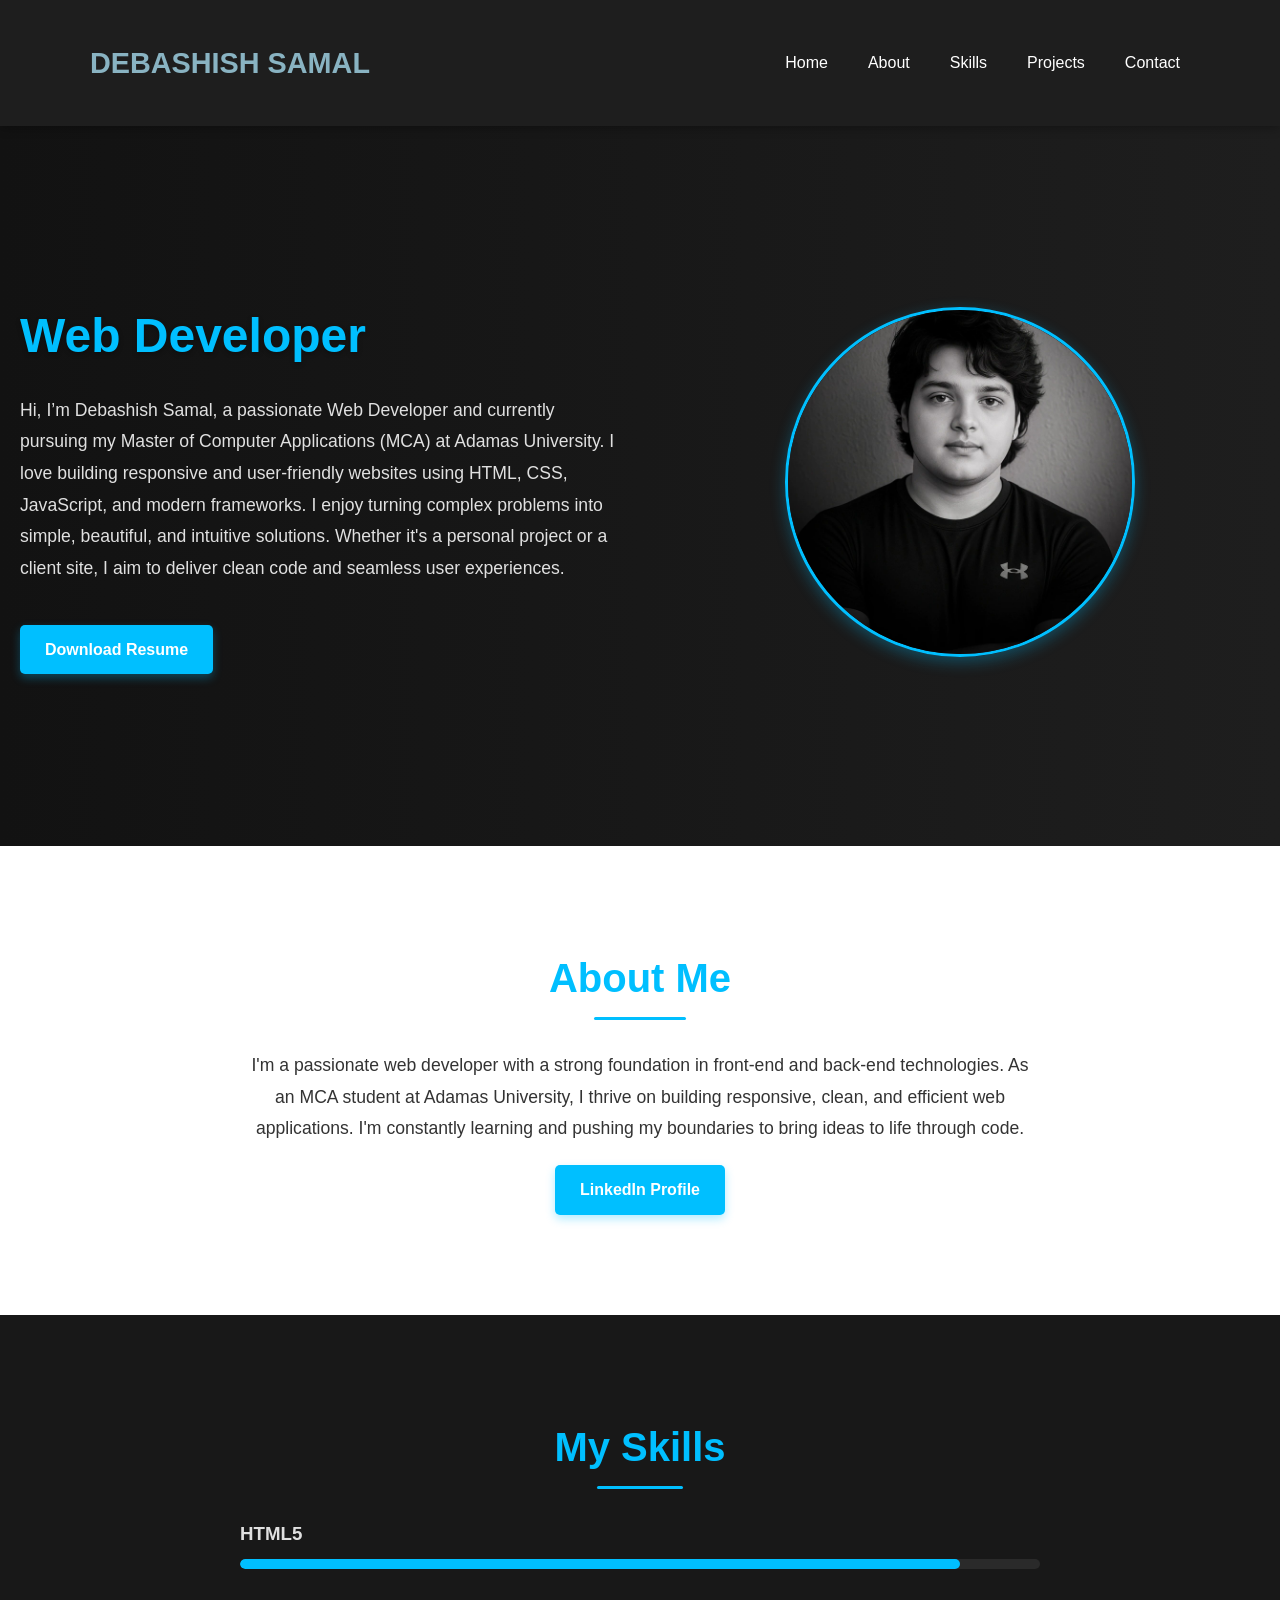
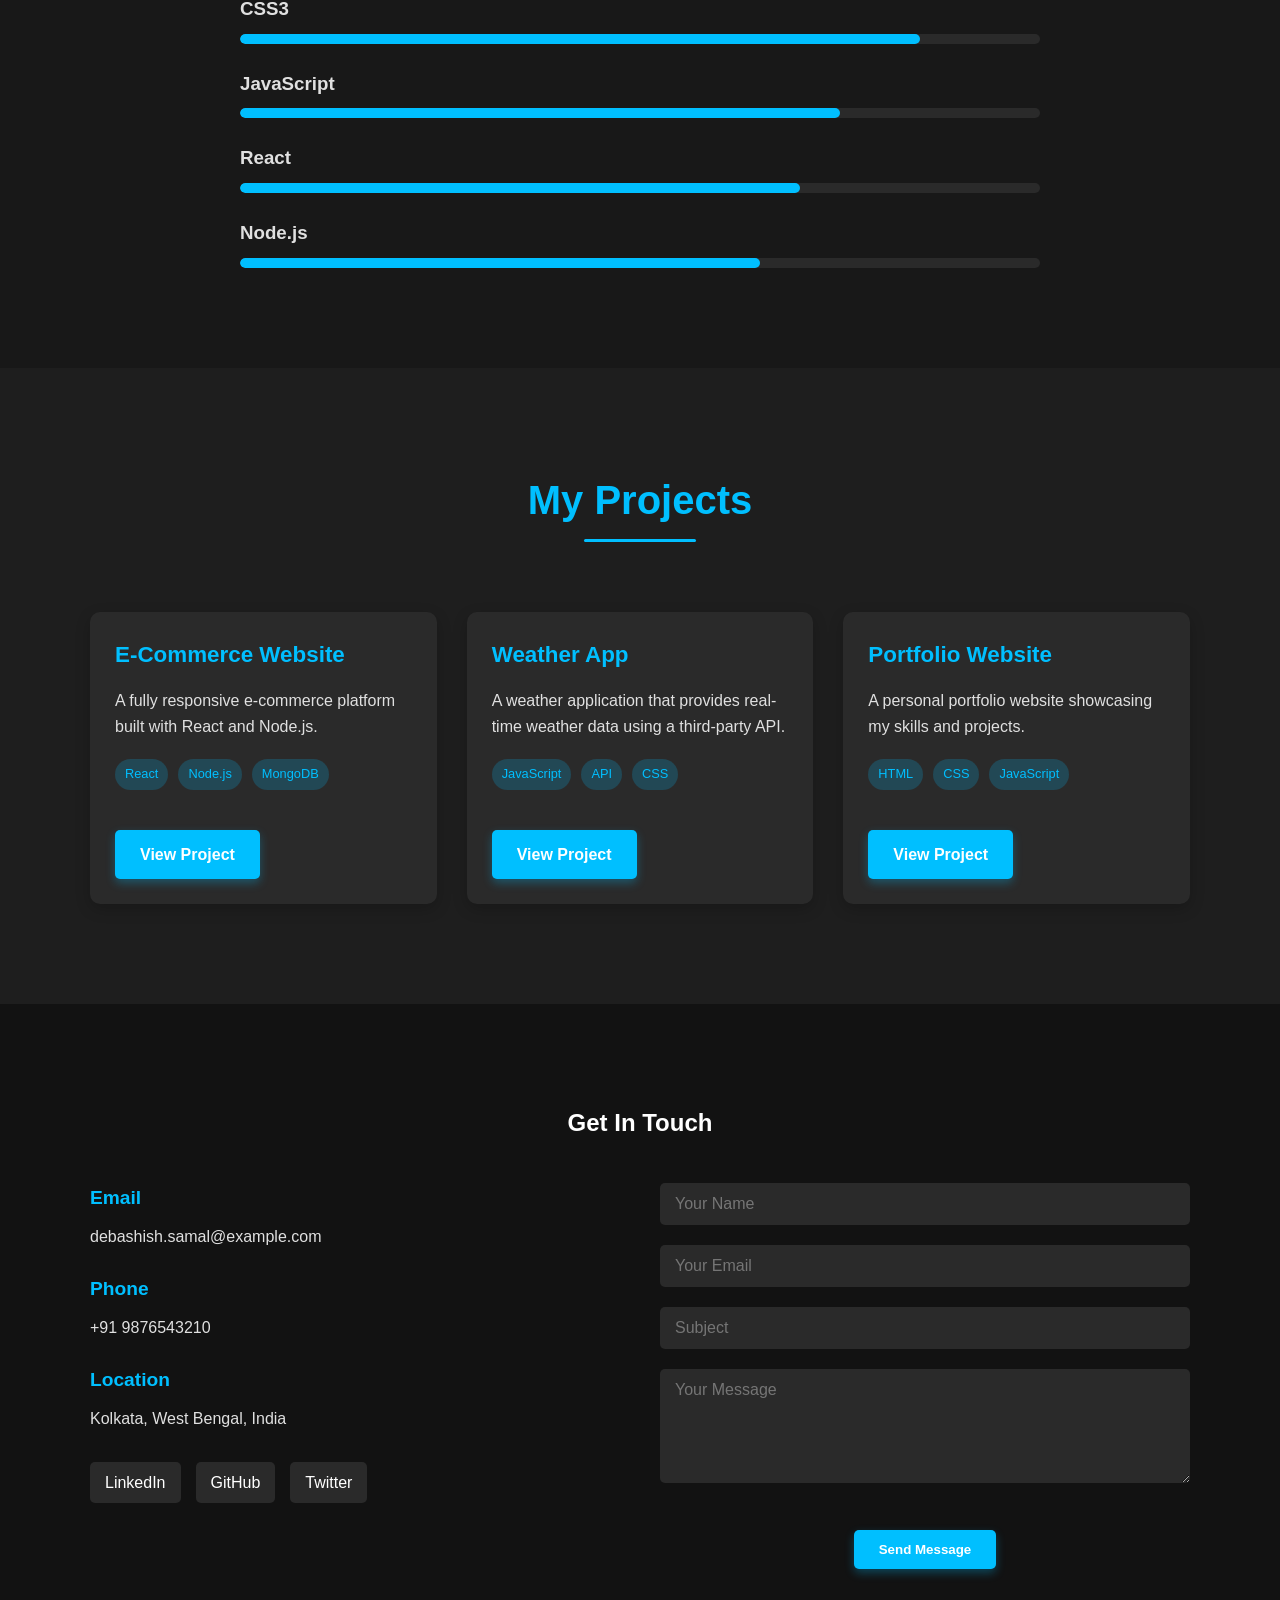
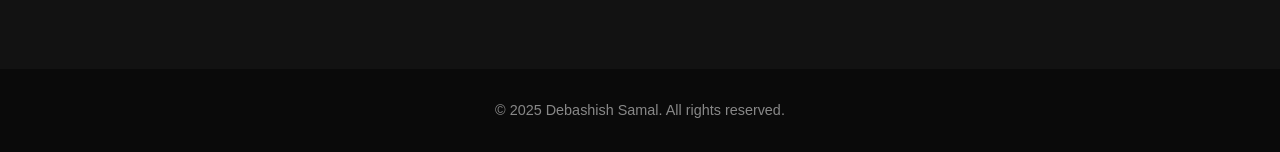
<file: index.html>
<!DOCTYPE html>
<html lang="en">
<head>
  <meta charset="UTF-8" />
  <meta name="viewport" content="width=device-width, initial-scale=1.0" />
  <title>Debashish Samal | Landing page</title>
  <link rel="stylesheet" href="style.css" />
</head>
<body>
  <header>
    <div class="container">
      <h2>DEBASHISH SAMAL</h2>
       <ul>
          <li><a href="#">Home</a></li>
          <li><a href="#about">About</a></li>
          <li><a href="#skills">Skills</a></li>
          <li><a href="#projects">Projects</a></li>
          <li><a href="#contact">Contact</a></li>
        </ul>
    </div>
  </header>

  <section class="hero">
    <div class="hero-text">
      <h2>Web Developer</h2>
      <p>Hi, I’m Debashish Samal, a passionate Web Developer and currently pursuing my Master of Computer Applications (MCA) at Adamas University.
I love building responsive and user-friendly websites using HTML, CSS, JavaScript, and modern frameworks.

I enjoy turning complex problems into simple, beautiful, and intuitive solutions. Whether it's a personal project or a client site, I aim to deliver clean code and seamless user experiences.</p>
      <a href="Debashish_Samal_Resume.pdf" class="btn">Download Resume</a>
    </div>
    <div class="hero-image">
      <img src="debashish.jpg" alt="Debashish Samal" />
    </div>
  </section>

  <section class="about" id="about">
    <div class="container">
      <h2>About Me</h2>
      <p>
        I'm a passionate web developer with a strong foundation in front-end and back-end
        technologies. As an MCA student at Adamas University, I thrive on building responsive,
        clean, and efficient web applications. I'm constantly learning and pushing my boundaries
        to bring ideas to life through code.
      </p>
      <a href="https://www.linkedin.com/in/debashish-samal-7864a12a9?lipi=urn%3Ali%3Apage%3Ad_flagship3_profile_view_base_contact_details%3BEP9SMvx1QmWmU%2BaAvOhoqQ%3D%3D" target="_blank" class="btn">LinkedIn Profile</a>
    </div>
  </section>

  <section class="skills" id="skills">
    <div class="container">
      <h2>My Skills</h2>
      <div class="skills-container">
        <div class="skill-box">
          <h3>HTML5</h3>
          <div class="skill-bar">
            <div class="skill-level" style="width: 90%;"></div>
          </div>
        </div>
        <div class="skill-box">
          <h3>CSS3</h3>
          <div class="skill-bar">
            <div class="skill-level" style="width: 85%;"></div>
          </div>
        </div>
        <div class="skill-box">
          <h3>JavaScript</h3>
          <div class="skill-bar">
            <div class="skill-level" style="width: 75%;"></div>
          </div>
        </div>
        <div class="skill-box">
          <h3>React</h3>
          <div class="skill-bar">
            <div class="skill-level" style="width: 70%;"></div>
          </div>
        </div>
        <div class="skill-box">
          <h3>Node.js</h3>
          <div class="skill-bar">
            <div class="skill-level" style="width: 65%;"></div>
          </div>
        </div>
      </div>
    </div>
  </section>

  <section class="projects" id="projects">
    <div class="container">
      <h2>My Projects</h2>
      <div class="projects-grid">
        <div class="project-card">
          <h3>E-Commerce Website</h3>
          <p>A fully responsive e-commerce platform built with React and Node.js.</p>
          <div class="project-tags">
            <span>React</span>
            <span>Node.js</span>
            <span>MongoDB</span>
          </div>
          <a href="#" class="btn">View Project</a>
        </div>
        <div class="project-card">
          <h3>Weather App</h3>
          <p>A weather application that provides real-time weather data using a third-party API.</p>
          <div class="project-tags">
            <span>JavaScript</span>
            <span>API</span>
            <span>CSS</span>
          </div>
          <a href="#" class="btn">View Project</a>
        </div>
        <div class="project-card">
          <h3>Portfolio Website</h3>
          <p>A personal portfolio website showcasing my skills and projects.</p>
          <div class="project-tags">
            <span>HTML</span>
            <span>CSS</span>
            <span>JavaScript</span>
          </div>
          <a href="#" class="btn">View Project</a>
        </div>
      </div>
    </div>
  </section>

  <section class="contact" id="contact">
    <div class="container">
      <h2>Get In Touch</h2>
      <div class="contact-container">
        <div class="contact-info">
          <div class="contact-item">
            <h3>Email</h3>
            <p>debashish.samal@example.com</p>
          </div>
          <div class="contact-item">
            <h3>Phone</h3>
            <p>+91 9876543210</p>
          </div>
          <div class="contact-item">
            <h3>Location</h3>
            <p>Kolkata, West Bengal, India</p>
          </div>
          <div class="social-links">
            <a href="#" class="social-link">LinkedIn</a>
            <a href="#" class="social-link">GitHub</a>
            <a href="#" class="social-link">Twitter</a>
          </div>
        </div>
        <div class="contact-form">
          <form>
            <div class="form-group">
              <input type="text" placeholder="Your Name" required>
            </div>
            <div class="form-group">
              <input type="email" placeholder="Your Email" required>
            </div>
            <div class="form-group">
              <input type="text" placeholder="Subject">
            </div>
            <div class="form-group">
              <textarea placeholder="Your Message" rows="5" required></textarea>
            </div>
            <button type="submit" class="btn">Send Message</button>
          </form>
        </div>
      </div>
    </div>
  </section>

  <footer>
    <p>© 2025 Debashish Samal. All rights reserved.</p>
  </footer>
</body>
</html>
</file>
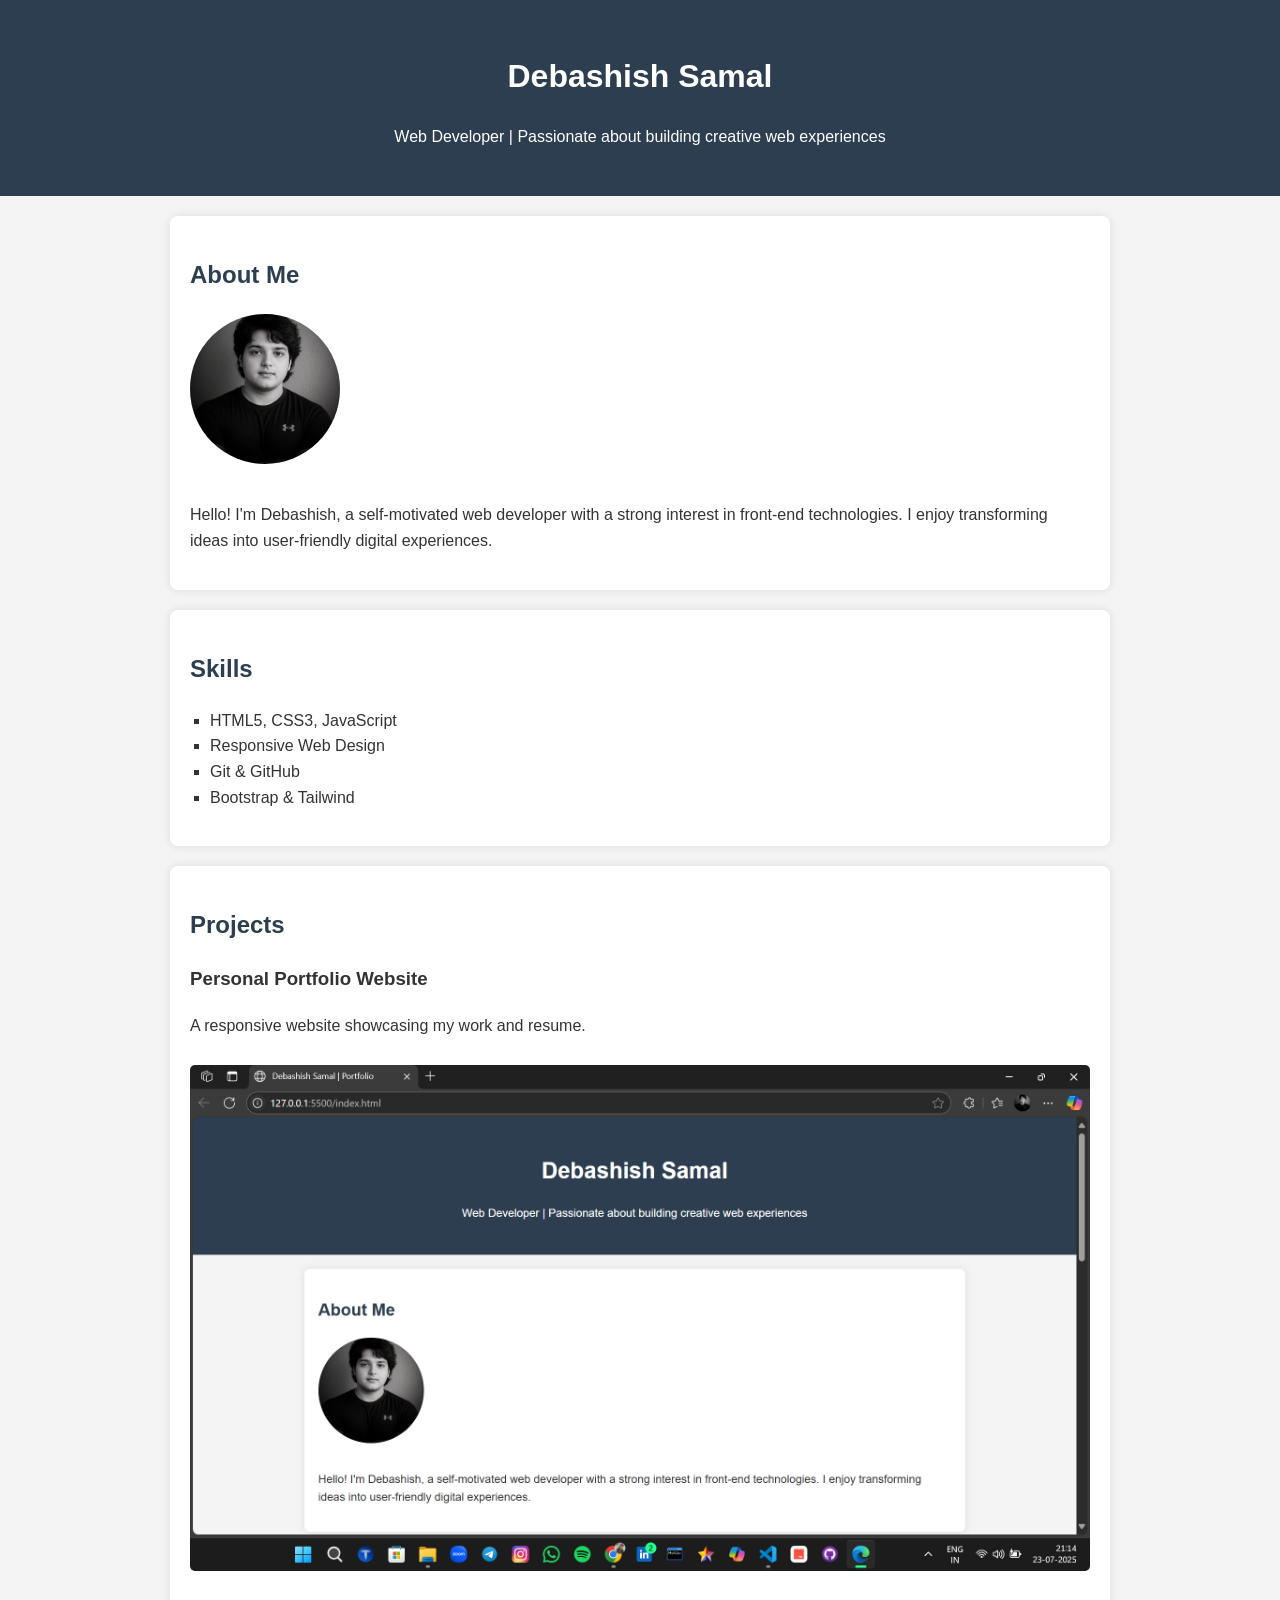
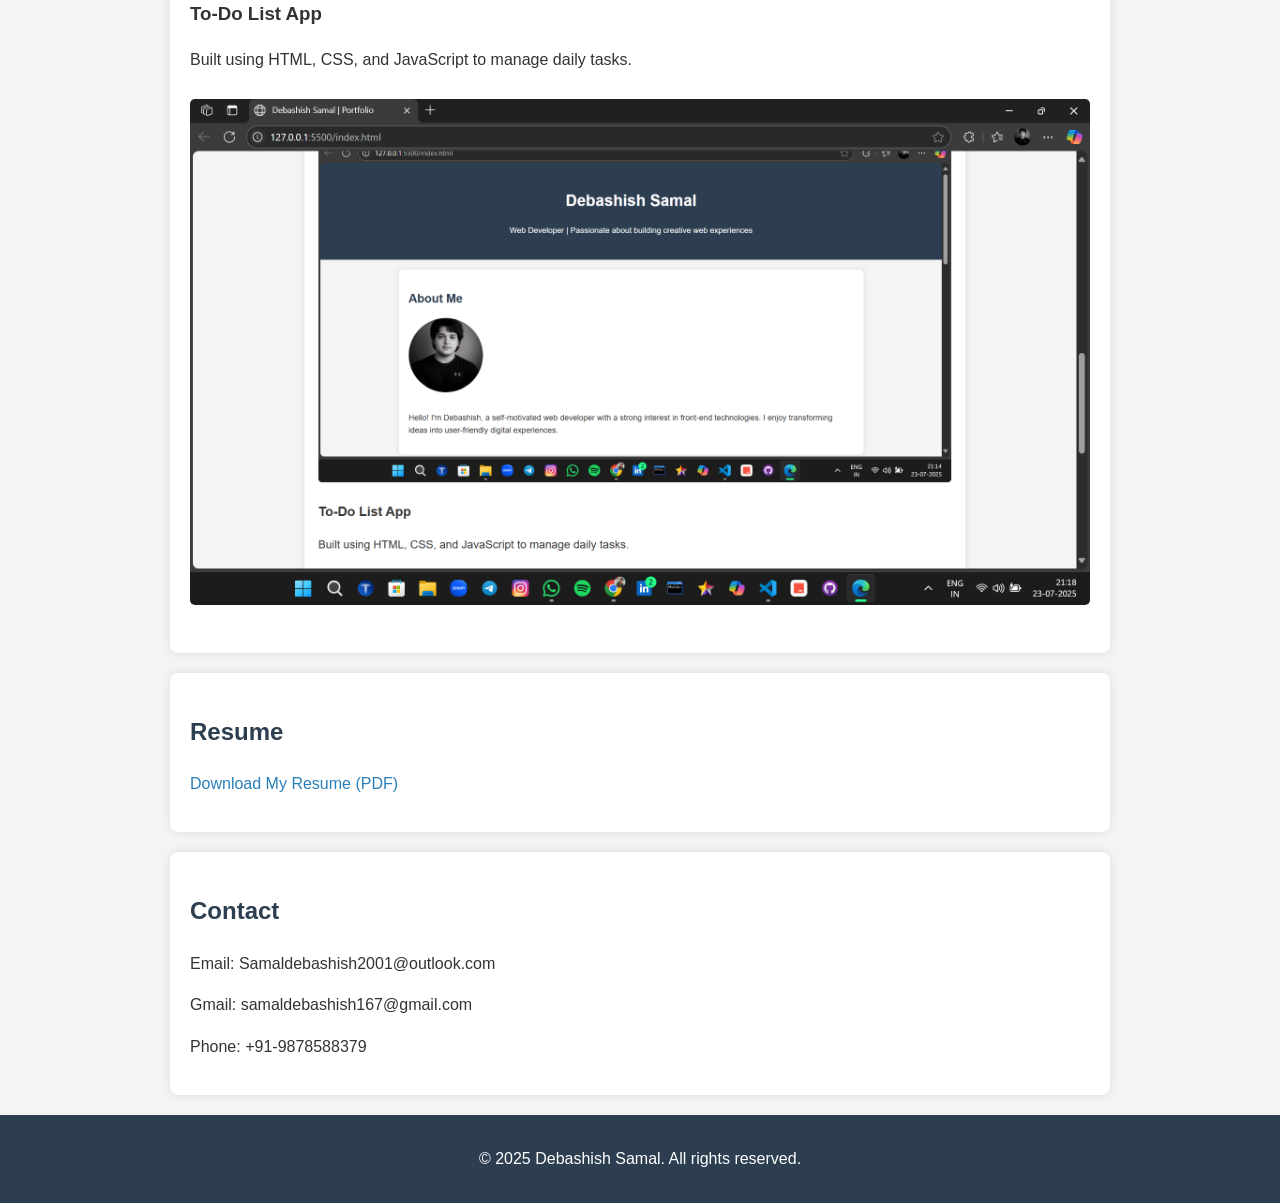
<file: Task1/index.html>
<!DOCTYPE html>
<html lang="en">
<head>
  <meta charset="UTF-8" />
  <meta name="viewport" content="width=device-width, initial-scale=1.0" />
  <title>Debashish Samal | Portfolio</title>
  <link rel="stylesheet" href="style.css" />
</head>
<body>

  <!-- Header Section -->
  <header>
    <h1>Debashish Samal</h1>
    <p>Web Developer | Passionate about building creative web experiences</p>
  </header>

  <!-- About Section -->
  <section id="about">
    <h2>About Me</h2>
    <img src="debashish.jpg" alt="Debashish Samal" />
    <p>Hello! I'm Debashish, a self-motivated web developer with a strong interest in front-end technologies. I enjoy transforming ideas into user-friendly digital experiences.</p>
  </section>

  <!-- Skills Section -->
  <section id="skills">
    <h2>Skills</h2>
    <ul>
      <li>HTML5, CSS3, JavaScript</li>
      <li>Responsive Web Design</li>
      <li>Git & GitHub</li>
      <li>Bootstrap & Tailwind</li>
    </ul>
  </section>

  <!-- Projects Section -->
  <section id="projects">
    <h2>Projects</h2>

    <div class="project">
      <h3>Personal Portfolio Website</h3>
      <p>A responsive website showcasing my work and resume.</p>
      <img src="project.png" alt="Portfolio Project Screenshot" />
    </div>

    <div class="project">
      <h3>To-Do List App</h3>
      <p>Built using HTML, CSS, and JavaScript to manage daily tasks.</p>
      <img src="project1.png" alt="To-Do App Screenshot" />
    </div>

  </section>

  <!-- Resume Section -->
  <section id="resume">
    <h2>Resume</h2>
    <p><a href="Debashish_Samal_Resume.pdf" download>Download My Resume (PDF)</a></p>
  </section>

  <!-- Contact Section -->
  <section id="contact">
    <h2>Contact</h2>
    <p>Email: Samaldebashish2001@outlook.com</p>
    <p>Gmail: samaldebashish167@gmail.com</p>
    <p>Phone: +91-9878588379</p>
  </section>

  <!-- Footer -->
  <footer>
    <p>© 2025 Debashish Samal. All rights reserved.</p>
  </footer>

</body>
</html>
</file>
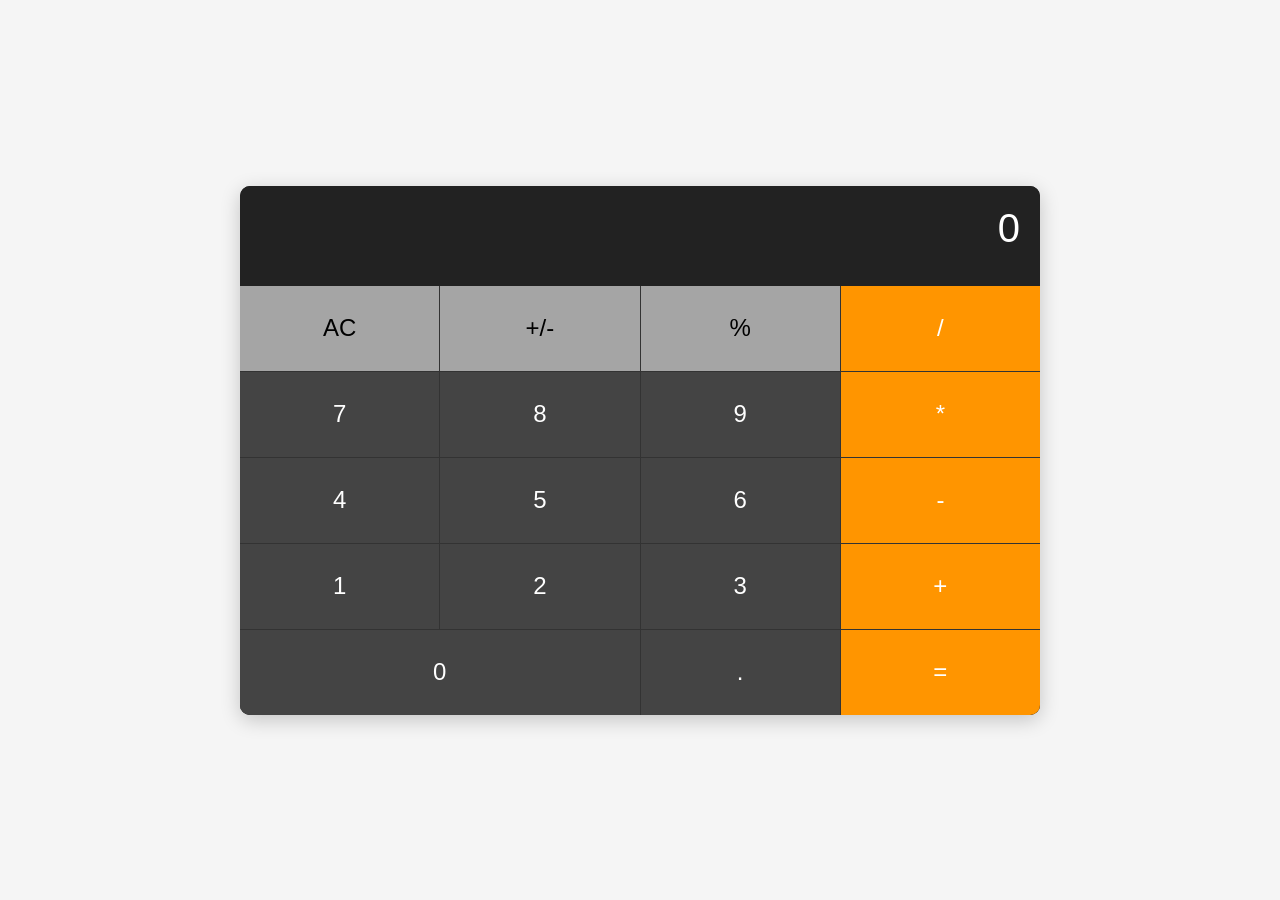
<file: Task3/index.html>
<!DOCTYPE html>
<html lang="en">
<head>
    <meta charset="UTF-8">
    <meta name="viewport" content="width=device-width, initial-scale=1.0">
    <title>Basic Calculator</title>
    <link rel="stylesheet" href="style.css">
</head>
<body>
    <div class="calculator">
        <div class="calculator-display">
            <div id="display">0</div>
        </div>
        <div class="calculator-keys">
            <button class="key-clear" id="clear">AC</button>
            <button class="key-sign" id="sign">+/-</button>
            <button class="key-percent" id="percent">%</button>
            <button class="key-operator" id="divide">/</button>
            
            <button class="key-number" id="seven">7</button>
            <button class="key-number" id="eight">8</button>
            <button class="key-number" id="nine">9</button>
            <button class="key-operator" id="multiply">*</button>
            
            <button class="key-number" id="four">4</button>
            <button class="key-number" id="five">5</button>
            <button class="key-number" id="six">6</button>
            <button class="key-operator" id="subtract">-</button>
            
            <button class="key-number" id="one">1</button>
            <button class="key-number" id="two">2</button>
            <button class="key-number" id="three">3</button>
            <button class="key-operator" id="add">+</button>
            
            <button class="key-number" id="zero">0</button>
            <button class="key-decimal" id="decimal">.</button>
            <button class="key-equal" id="equal">=</button>
        </div>
    </div>
    <script src="script.js"></script>
</body>
</html>
</file>
<file: style.css>
* {
  margin: 0;
  padding: 0;
  box-sizing: border-box;
}

body {
  font-family: 'Segoe UI', sans-serif;
  color: #fff;
  background-color: #121212;
  line-height: 1.6;
  scroll-behavior: smooth;
}

.container {
  width: 90%;
  max-width: 1100px;
  margin: auto;
  padding: 20px 0;
}

header {
  background-color: #1e1e1e;
  padding: 20px 0;
  position: sticky;
  top: 0;
  z-index: 100;
  box-shadow: 0 2px 10px rgba(0, 0, 0, 0.3);
}

header .container {
  display: flex;
  justify-content: space-between;
  align-items: center;
}

header h2 {
  color: #89b3c2;
  font-size: 1.8rem;
}

header ul {
  display: flex;
  list-style: none;
}

header ul li {
  margin-left: 20px;
}

header ul li a {
  color: #fff;
  text-decoration: none;
  font-weight: 500;
  transition: color 0.3s ease;
  padding: 5px 10px;
  border-radius: 4px;
}

header ul li a:hover {
  color: #00bfff;
  background-color: rgba(0, 191, 255, 0.1);
}

.hero {
  display: flex;
  flex-wrap: wrap;
  align-items: center;
  justify-content: space-between;
  padding: 80px 0;
  background-color: #181818;
  background-image: linear-gradient(to right, #121212, #1e1e1e);
  min-height: 80vh;
}

.hero-text {
  flex: 1;
  padding: 20px;
  animation: fadeIn 1s ease-in-out;
}

.hero-text h2 {
  font-size: 3rem;
  color: #00bfff;
  margin-bottom: 20px;
  text-shadow: 0 2px 5px rgba(0, 0, 0, 0.3);
}

.hero-text p {
  font-size: 1.1rem;
  margin: 20px 0;
  line-height: 1.8;
  color: #e0e0e0;
}

.hero-image {
  flex: 1;
  padding: 20px;
  text-align: center;
  animation: slideIn 1s ease-in-out;
}

.hero-image img {
  max-width: 350px;
  border-radius: 50%;
  border: 3px solid #00bfff;
  box-shadow: 0 5px 15px rgba(0, 191, 255, 0.3);
  transition: transform 0.3s ease, box-shadow 0.3s ease;
}

.hero-image img:hover {
  transform: scale(1.05);
  box-shadow: 0 8px 25px rgba(0, 191, 255, 0.5);
}

section {
  padding: 80px 0;
}

.about {
  background-color: #fff;
  color: #333;
  text-align: center;
}

.about h2, .skills h2, .projects h2 {
  font-size: 2.5rem;
  color: #00bfff;
  margin-bottom: 40px;
  position: relative;
  display: inline-block;
}

.about h2::after, .skills h2::after, .projects h2::after {
  content: '';
  position: absolute;
  width: 50%;
  height: 3px;
  background-color: #00bfff;
  bottom: -10px;
  left: 25%;
  border-radius: 2px;
}

.about p {
  max-width: 800px;
  margin: auto;
  font-size: 1.1rem;
  line-height: 1.8;
}

.skills {
  background-color: #181818;
  text-align: center;
}

.skills-container {
  display: flex;
  flex-direction: column;
  gap: 25px;
  max-width: 800px;
  margin: 0 auto;
}

.skill-box {
  text-align: left;
}

.skill-box h3 {
  margin-bottom: 10px;
  color: #e0e0e0;
}

.skill-bar {
  height: 10px;
  background-color: #2a2a2a;
  border-radius: 5px;
  overflow: hidden;
}

.skill-level {
  height: 100%;
  background-color: #00bfff;
  border-radius: 5px;
  transition: width 1s ease-in-out;
}

.projects {
  background-color: #1e1e1e;
  text-align: center;
}

.projects-grid {
  display: grid;
  grid-template-columns: repeat(auto-fit, minmax(300px, 1fr));
  gap: 30px;
  margin-top: 40px;
}

.project-card {
  background-color: #2a2a2a;
  border-radius: 10px;
  padding: 25px;
  text-align: left;
  transition: transform 0.3s ease, box-shadow 0.3s ease;
  box-shadow: 0 5px 15px rgba(0, 0, 0, 0.2);
}

.project-card:hover {
  transform: translateY(-10px);
  box-shadow: 0 15px 30px rgba(0, 0, 0, 0.3);
}

.project-card h3 {
  color: #00bfff;
  margin-bottom: 15px;
  font-size: 1.4rem;
}

.project-card p {
  margin-bottom: 20px;
  color: #e0e0e0;
}

.project-tags {
  display: flex;
  flex-wrap: wrap;
  gap: 10px;
  margin-bottom: 20px;
}

.project-tags span {
  background-color: rgba(0, 191, 255, 0.2);
  color: #00bfff;
  padding: 5px 10px;
  border-radius: 20px;
  font-size: 0.8rem;
}

.btn {
  display: inline-block;
  padding: 12px 25px;
  margin-top: 20px;
  color: #fff;
  background-color: #00bfff;
  border: none;
  border-radius: 5px;
  text-decoration: none;
  font-weight: 600;
  transition: background-color 0.3s ease, transform 0.2s ease;
  box-shadow: 0 4px 10px rgba(0, 191, 255, 0.3);
}

.btn:hover {
  background-color: #0099cc;
  transform: translateY(-3px);
  box-shadow: 0 6px 15px rgba(0, 191, 255, 0.4);
}

.contact {
  background-color: #121212;
  text-align: center;
}

.contact-container {
  display: flex;
  flex-wrap: wrap;
  gap: 40px;
  margin-top: 40px;
  justify-content: space-between;
}

.contact-info {
  flex: 1;
  min-width: 300px;
  text-align: left;
}

.contact-item {
  margin-bottom: 25px;
}

.contact-item h3 {
  color: #00bfff;
  margin-bottom: 10px;
  font-size: 1.2rem;
}

.contact-item p {
  color: #e0e0e0;
}

.social-links {
  display: flex;
  gap: 15px;
  margin-top: 30px;
}

.social-link {
  color: #fff;
  text-decoration: none;
  padding: 8px 15px;
  background-color: #2a2a2a;
  border-radius: 5px;
  transition: background-color 0.3s ease, color 0.3s ease;
}

.social-link:hover {
  background-color: #00bfff;
  color: #fff;
}

.contact-form {
  flex: 1;
  min-width: 300px;
}

.form-group {
  margin-bottom: 20px;
}

.form-group input,
.form-group textarea {
  width: 100%;
  padding: 12px 15px;
  background-color: #2a2a2a;
  border: none;
  border-radius: 5px;
  color: #fff;
  font-family: inherit;
  font-size: 1rem;
  transition: box-shadow 0.3s ease;
}

.form-group input:focus,
.form-group textarea:focus {
  outline: none;
  box-shadow: 0 0 0 2px #00bfff;
}

.form-group textarea {
  resize: vertical;
}

footer {
  text-align: center;
  padding: 30px;
  background-color: #0a0a0a;
  font-size: 0.9rem;
  color: #888;
  margin-top: 0;
}

@keyframes fadeIn {
  from { opacity: 0; }
  to { opacity: 1; }
}

@keyframes slideIn {
  from { transform: translateX(50px); opacity: 0; }
  to { transform: translateX(0); opacity: 1; }
}

/* Media Queries for Responsiveness */
@media screen and (max-width: 768px) {
  header h1 {
    font-size: 1.5rem;
  }
  
  header ul {
    gap: 10px;
  }
  
  header ul li {
    margin-left: 10px;
  }
  
  .hero {
    flex-direction: column;
    padding: 40px 0;
    min-height: auto;
  }
  
  .hero-text,
  .hero-image {
    padding: 20px 10px;
  }
  
  .hero-text h2 {
    font-size: 2.2rem;
  }
  
  .projects-grid {
    grid-template-columns: 1fr;
  }
  
  .contact-container {
    flex-direction: column;
  }
}
</file>
<file: Task1/style.css>
body {
  font-family: Arial, sans-serif;
  margin: 0;
  padding: 0;
  line-height: 1.6;
  background-color: #f4f4f4;
  color: #333;
}

header {
  background-color: #2c3e50;
  color: white;
  padding: 30px 0;
  text-align: center;
}

section {
  padding: 20px;
  background-color: white;
  margin: 20px auto;
  max-width: 900px;
  border-radius: 8px;
  box-shadow: 0 0 10px rgba(0, 0, 0, 0.1);
}

section h2 {
  color: #2c3e50;
}

#about img {
  max-width: 150px;
  border-radius: 50%;
  margin-bottom: 15px;
}

ul {
  list-style-type: square;
  padding-left: 20px;
}

.project {
  margin-bottom: 20px;
}

.project img {
  max-width: 100%;
  border-radius: 5px;
  margin-top: 10px;
}

a {
  color: #2980b9;
  text-decoration: none;
}

a:hover {
  text-decoration: underline;
}

footer {
  text-align: center;
  padding: 15px;
  background-color: #2c3e50;
  color: white;
}
</file>
<file: Task3/style.css>
* {
    margin: 0;
    padding: 0;
    box-sizing: border-box;
    font-family: Arial, sans-serif;
}

body {
    display: flex;
    justify-content: center;
    align-items: center;
    min-height: 100vh;
    background-color: #f5f5f5;
}

.calculator {
    width: 800px;
    border-radius: 10px;
    overflow: hidden;
    box-shadow: 0px 5px 20px rgba(0, 0, 0, 0.2);
    background-color: #222;
}

.calculator-display {
    background-color: #222;
    color: white;
    text-align: right;
    padding: 20px;
    font-size: 2.5rem;
}

#display {
    width: 100%;
    height: 60px;
    overflow: hidden;
    white-space: nowrap;
    text-overflow: ellipsis;
}

.calculator-keys {
    display: grid;
    grid-template-columns: repeat(4, 1fr);
    grid-gap: 1px;
    background-color: #333;
}

button {
    height: 85px;
    border: none;
    font-size: 1.5rem;
    cursor: pointer;
    outline: none;
    transition: background-color 0.2s;
}

button:hover {
    opacity: 0.9;
}

button:active {
    opacity: 0.7;
}

.key-number, .key-decimal {
    background-color: #444;
    color: white;
}

.key-operator, .key-equal {
    background-color: #ff9500;
    color: white;
}

.key-clear, .key-sign, .key-percent {
    background-color: #a5a5a5;
    color: black;
}

#zero {
    grid-column: span 2;
}

.key-equal {
    grid-column: span 1;
    grid-row: span 1;
}
</file>
